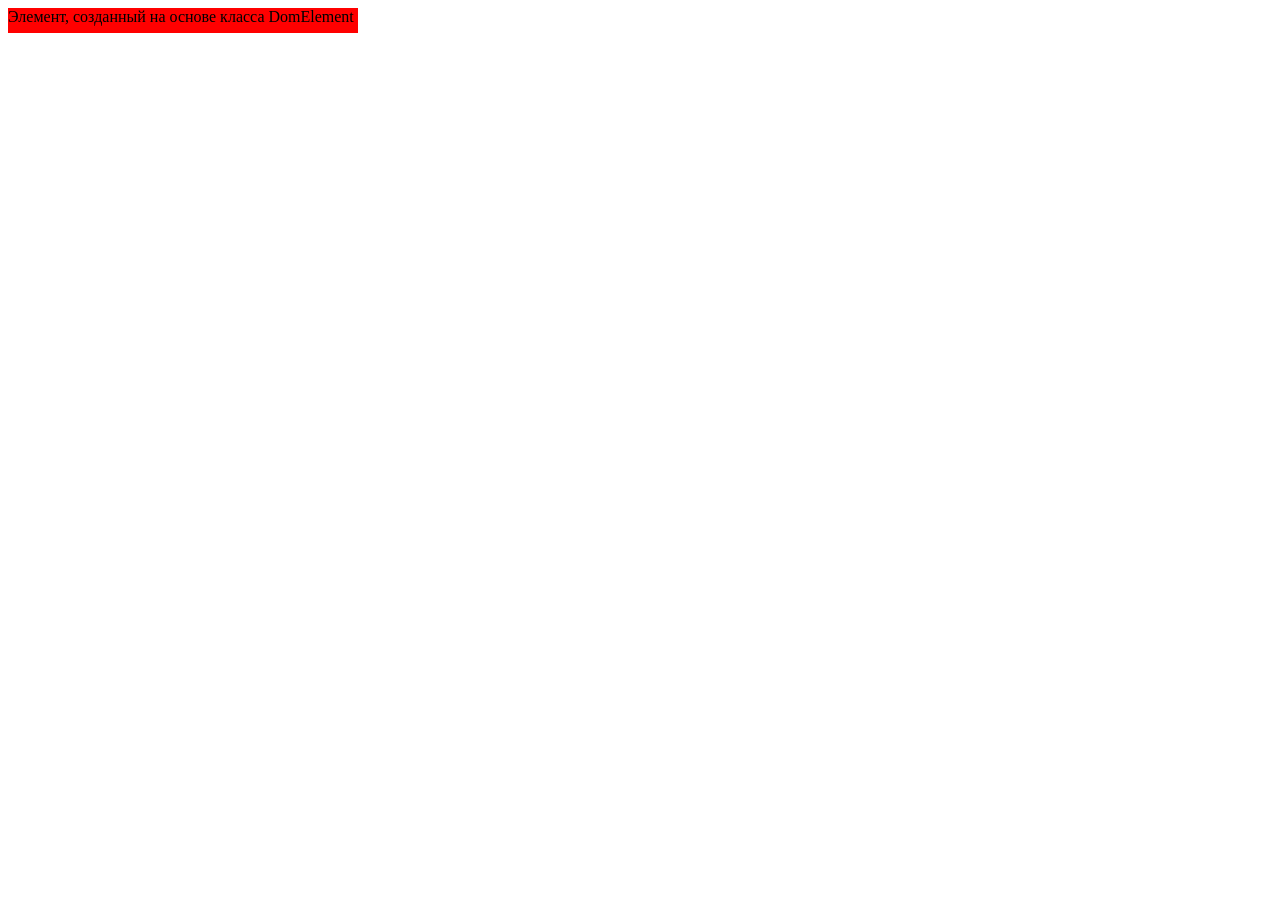
<file: index.html>
<!DOCTYPE html>
<html lang="en">
<head>
    <meta charset="UTF-8">
    <meta name="viewport" content="width=device-width, initial-scale=1.0">
    <meta http-equiv="X-UA-Compatible" content="ie=edge">
    <title>Document</title>
</head>
<body>
 
<script src='script.js' charset='utf-8'></script>
</body>
</html>
</file>
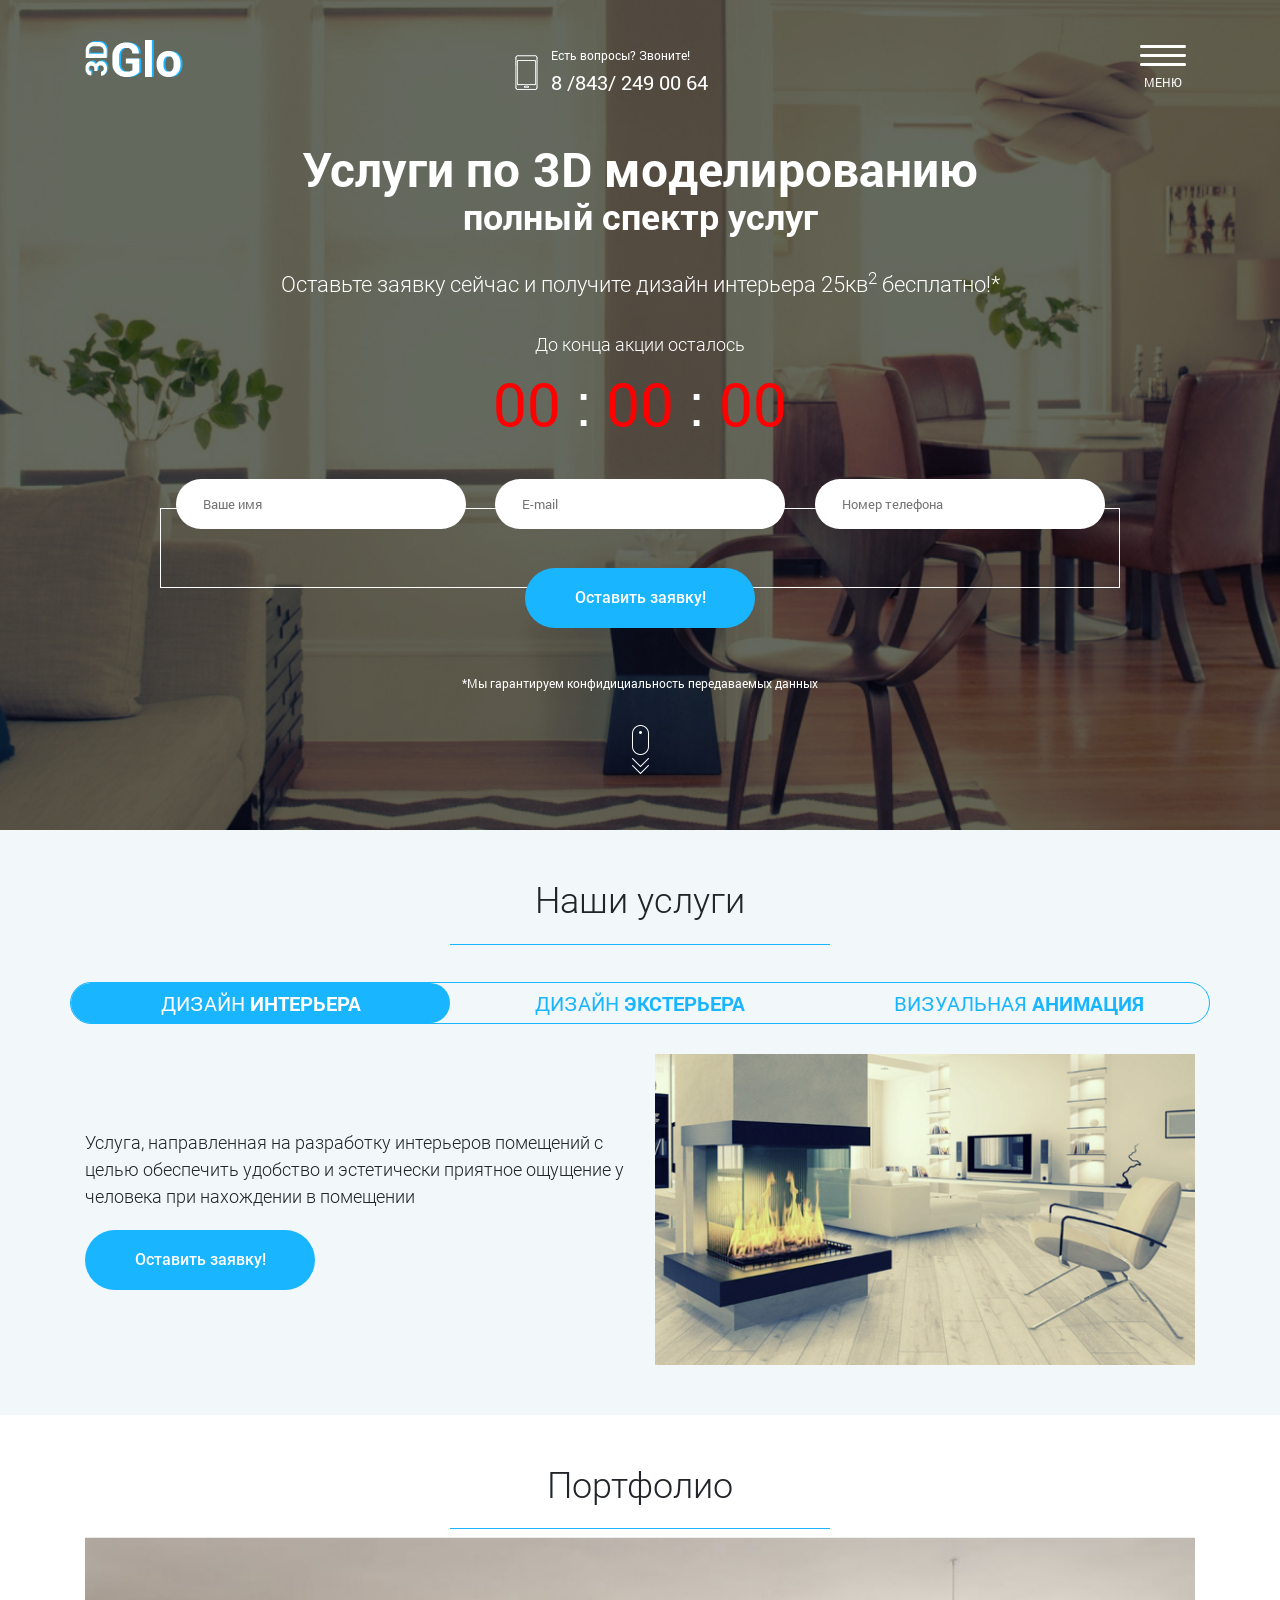
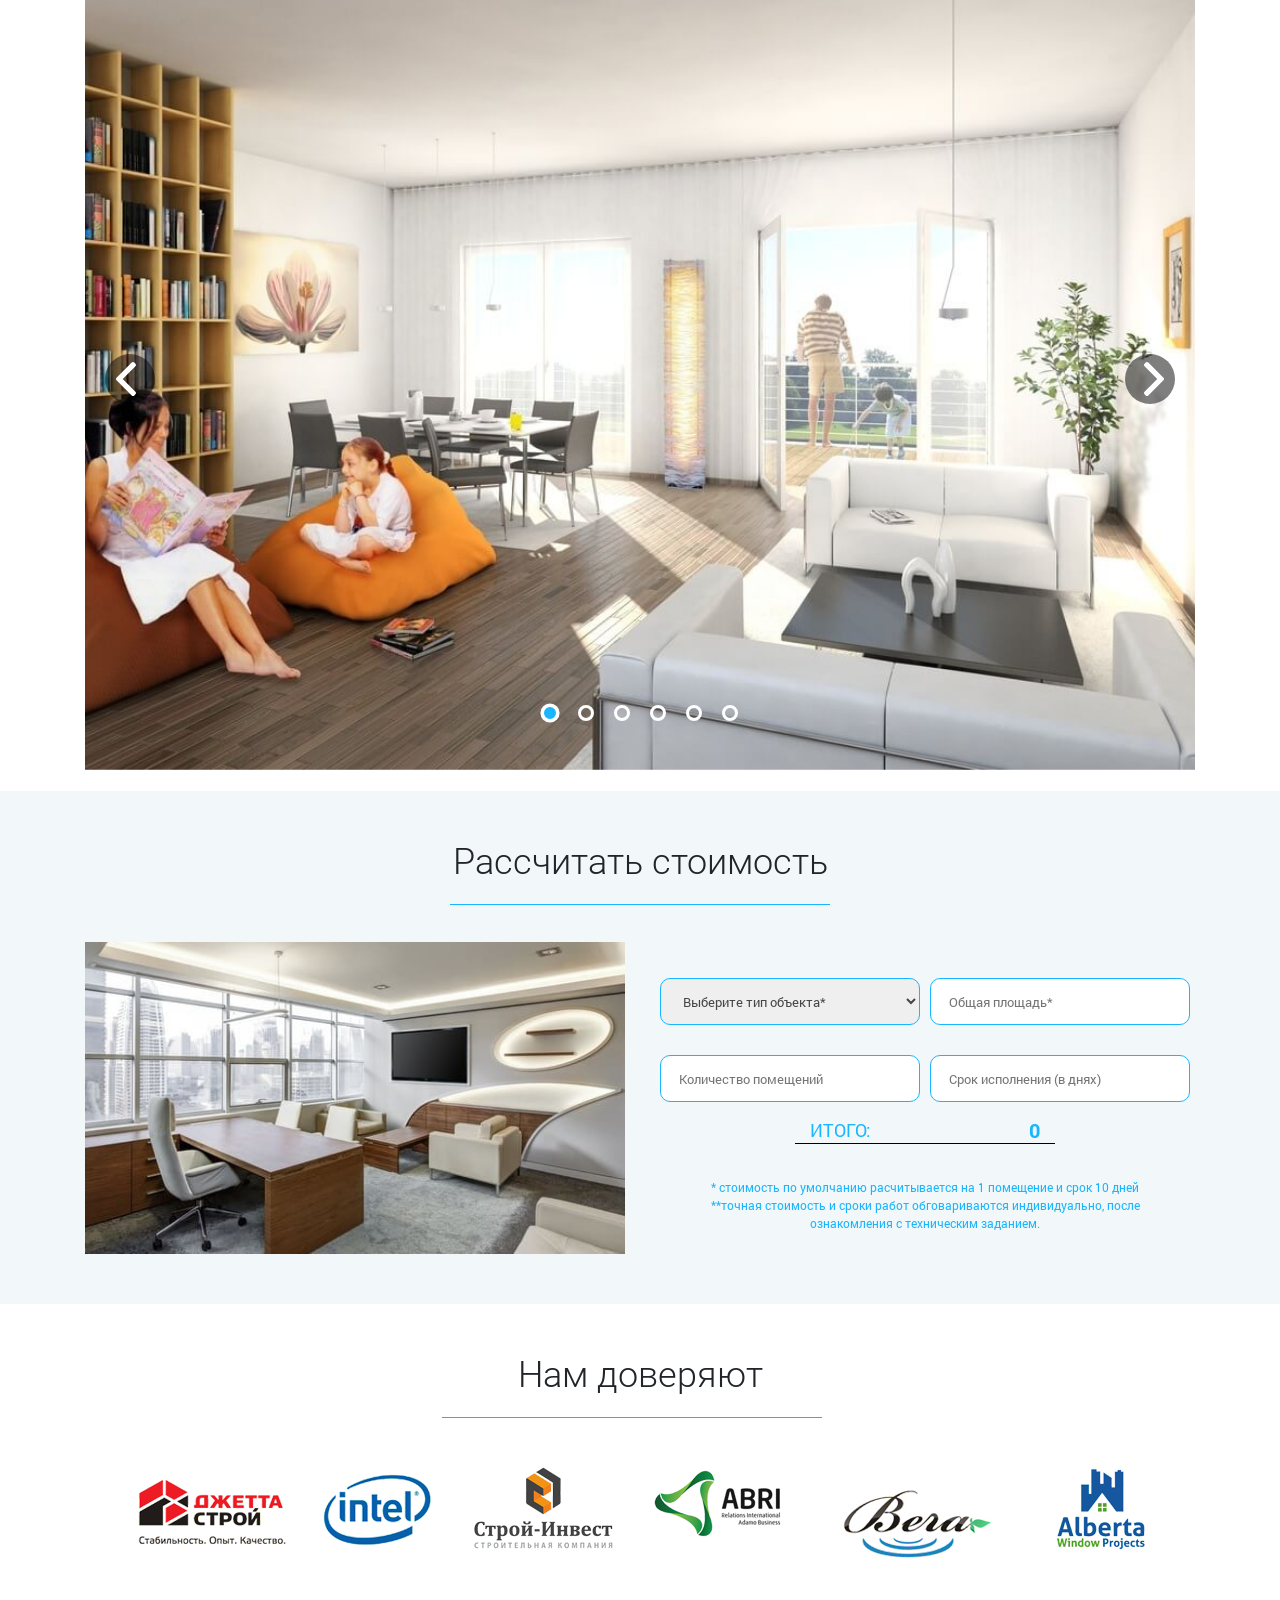
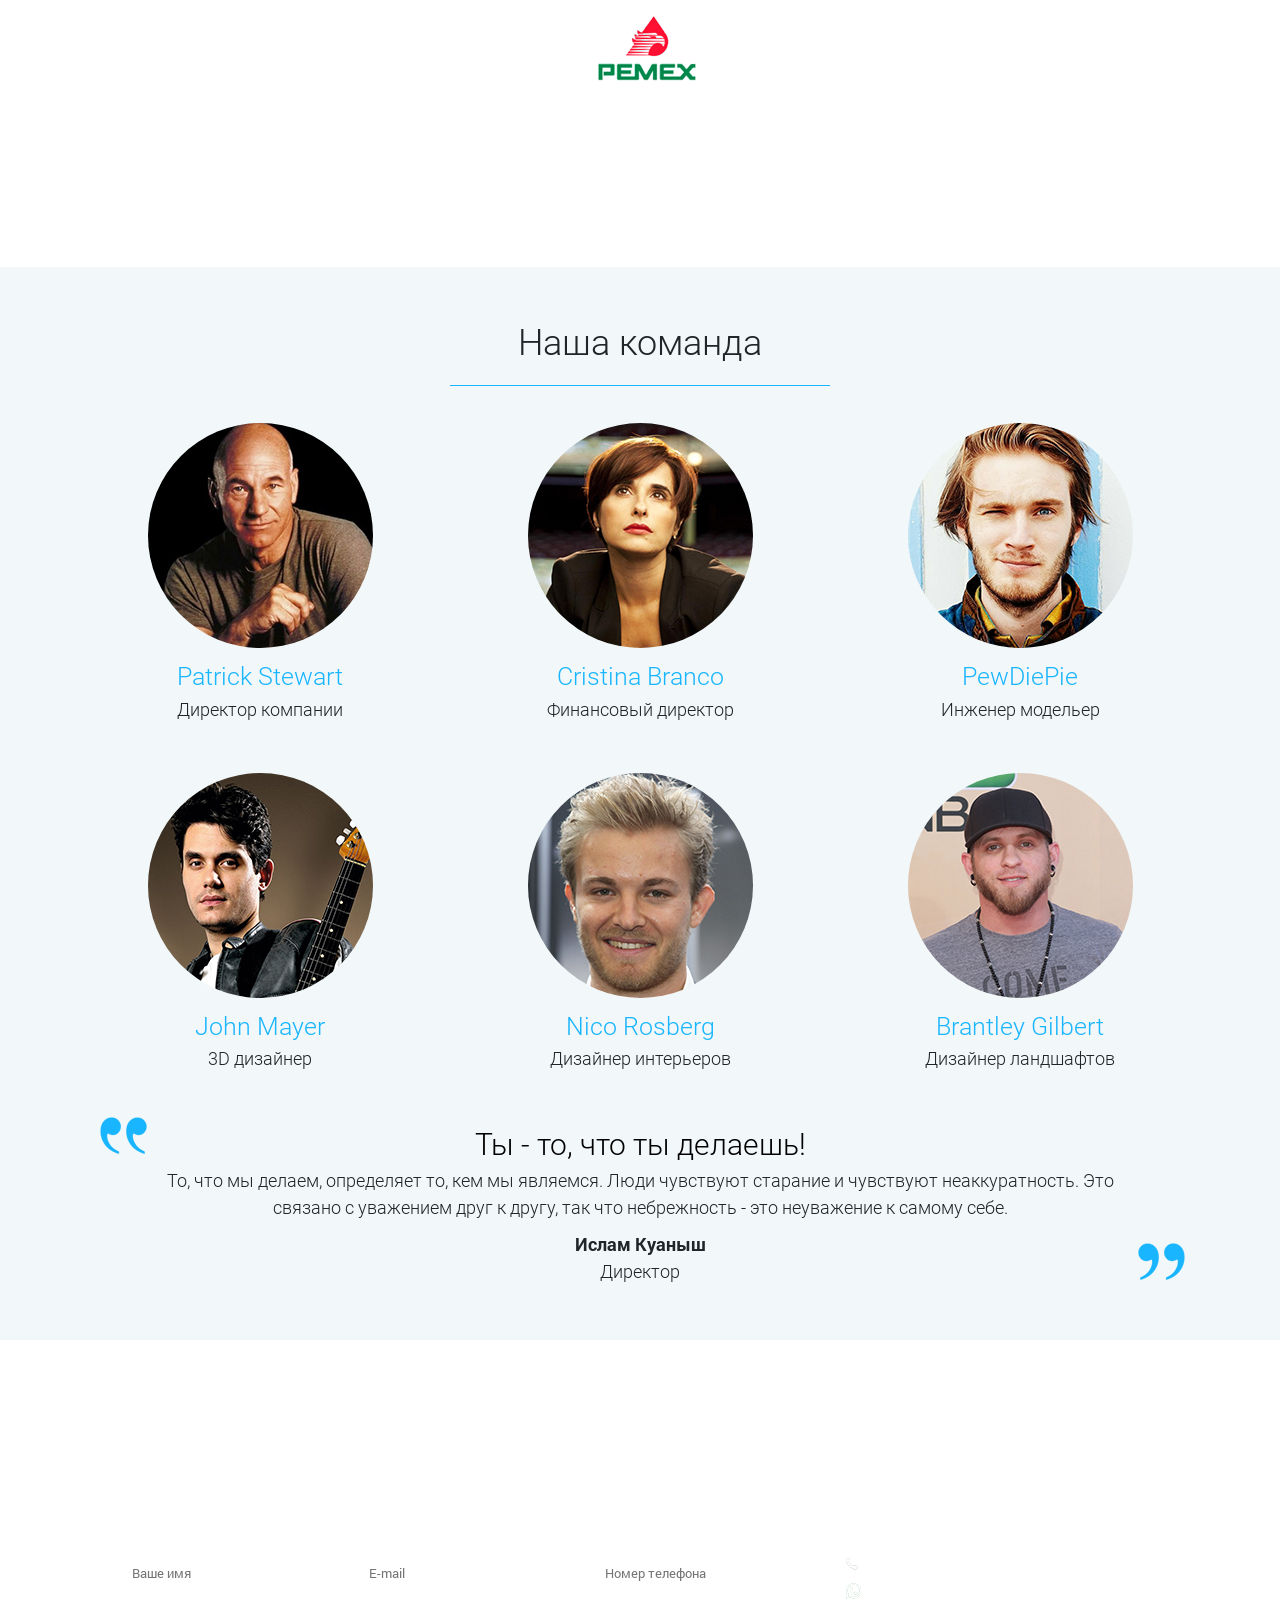
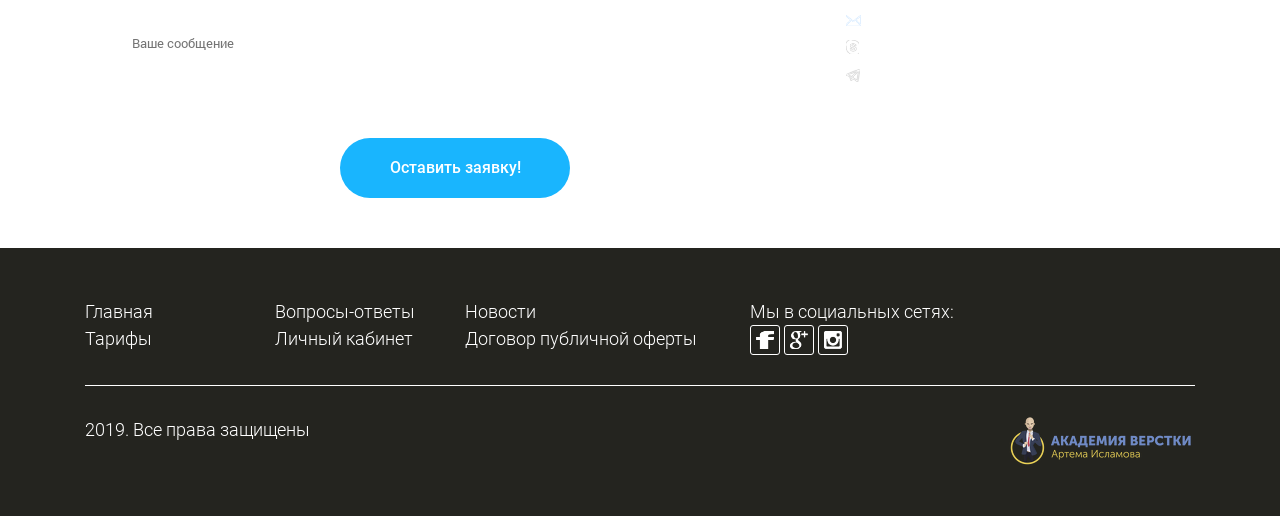
<file: 3dglo/index.html>
<!DOCTYPE html>
<html lang="ru">

<head>
    <meta charset="UTF-8">
    <meta http-equiv="X-UA-Compatible" content="IE=edge">
    <meta name="viewport" content="width=device-width, initial-scale=1">
    <title>Услуги по 3D моделированию</title>
    <link rel="stylesheet" href="https://stackpath.bootstrapcdn.com/bootstrap/4.3.1/css/bootstrap.min.css"
        integrity="sha384-ggOyR0iXCbMQv3Xipma34MD+dH/1fQ784/j6cY/iJTQUOhcWr7x9JvoRxT2MZw1T" crossorigin="anonymous">
    <link rel="stylesheet" href="./css/style.min.css">
    <link rel="apple-touch-icon" sizes="180x180" href="./images/favicon/apple-touch-icon.png">
    <link rel="icon" type="image/png" sizes="32x32" href="./images/favicon/favicon-32x32.png">
    <link rel="icon" type="image/png" sizes="16x16" href="./images/favicon/favicon-16x16.png">
    <link rel="manifest" href="./images/favicon/site.webmanifest">
    <link rel="mask-icon" href="./images/favicon/safari-pinned-tab.svg" color="#5bbad5">
    <meta name="msapplication-TileColor" content="#b91d47">
    <meta name="theme-color" content="#ffffff">
</head>

<body>

    <main>
        <header>
            <div class="container">
                <div class="row justify-content-between main-header">
                    <div class="col-md-2 col-sm-4 col-4">
                        <div class="logo">
                            <img class="logo-img" src="images/3dglo.png" alt="...">

                        </div>
                    </div>
                    <div class="col-md-4 col-md-offset-6 col-sm-4 col-sm-offset-2 col-5 col-offset-0">
                        <div class="media phone-media">
                            <div class="media-left media-middle">
                                <img class="media-object" src="images/phone.svg" alt="...">
                            </div>
                            <div class="media-body">
                                <small>Есть вопросы? Звоните!</small>
                                <p class="phone">8 /843/ 249 00 64</p>
                            </div>
                        </div>

                    </div>
                    <div class="col-md-1 col-sm-2 col-3">
                        <div class="menu">
                            <img src="images/menu.svg" alt=""><br>
                            <small>Меню</small>
                        </div>
                    </div>
                </div>
            </div>
        </header>

        <h1>Услуги по 3D моделированию</h1>
        <h2>полный спектр услуг</h2>
        <div class="timer">
            <div class="timer-title">Оставьте заявку сейчас и получите дизайн интерьера 25кв<sup>2</sup> бесплатно!*
            </div>
            <div class="timer-action">
                До конца акции осталось
            </div>
            <div class="timer-numbers" id="timer">
                <span id="timer-hours">19</span>
                <span>:</span>
                <span id="timer-minutes">45</span>
                <span>:</span>
                <span id="timer-seconds">12</span>
            </div>
        </div>
        <form id="form1" name="user_form" class="main-form">
            <div class="main-form-input container">
                <div class="row">
                    <div class="col-12 col-lg-4">
                        <input type="text" class="form-name" id="form1-name" name="user_name" placeholder="Ваше имя"
                            id="name1" required>
                    </div>
                    <div class="col-12 col-lg-4">
                        <input type="email" class="form-email" id="form1-email" name="user_email" placeholder="E-mail">
                    </div>
                    <div class="col-12 col-lg-4">
                        <input type="tel" class="form-phone" id="form1-phone" name="user_phone"
                            placeholder="Номер телефона" required>
                    </div>
                </div>
            </div>
            <div class="container">
                <div class="row justify-content-center">
                    <button class="btn form-btn" type="submit">Оставить заявку!</button>
                </div>
            </div>
        </form>
        <small>*Мы гарантируем конфидициальность передаваемых данных</small>
        <br>
        <a href="#service-block"><img src="images/scroll.svg" alt=""></a>
    </main>


    <menu>
        <a class="close-btn" href="#close">&times;</a>
        <ul>
            <li><a href="#service-block">Наши услуги</a></li>
            <li><a href="#portfolio">Портфолио</a></li>
            <li><a href="#calc">Калькулятор стоимости</a></li>
            <li><a href="#command">Наша команда</a></li>
            <li><a href="#connect">Остались вопросы?</a></li>
        </ul>
    </menu>


    <div id="service-block" class="service">
        <div class="container">
            <h2>Наши услуги</h2>
            <div class="underline"></div>
            <div class="row service-header">
                <div class="col-12 col-lg-4 service-header-tab active">Дизайн <span>интерьера</span></div>
                <div class="col-12 col-lg-4 service-header-tab">Дизайн <span>экстерьера</span></div>
                <div class="col-12 col-lg-4 service-header-tab">Визуальная <span>анимация</span></div>
            </div>

            <div class="service-tab row">
                <div class="service-outer col-md-6 col-sm-6 col-12">
                    <div class="service-inner">
                        <div class="service-text">
                            <p>Услуга, направленная на разработку интерьеров помещений с целью обеспечить удобство и
                                эстетически приятное ощущение у человека при нахождении в помещении</p>
                            <button class="btn form-btn popup-btn">Оставить заявку!</button>
                        </div>
                    </div>
                </div>
                <div class="col-md-6 col-sm-6">
                    <img src="images/service/service-1.png" alt="">
                </div>
            </div>


            <div class="service-tab row d-none">
                <div class="col-md-6 col-sm-6">
                    <img src="images/service/service-2.png" alt="">
                </div>
                <div class="service-outer col-md-6 col-sm-6 col-12">
                    <div class="service-inner">
                        <p>Услуга, направленная на разработку дизайна прилегающих элементов зданий, а также дизайн самих
                            зданий, позволяющая обеспечить удобство людей при нахождении на территории</p>
                        <button class="btn form-btn popup-btn">Оставить заявку!</button>

                    </div>
                </div>

            </div>


            <div class="service-tab row d-none">
                <div class="service-outer col-md-6 col-sm-6 col-12">
                    <div class="service-inner">
                        <p>Услуга, направленная на разработку дизайна с анимацией, дизайн интерьера и экстерьера</p>
                        <button class="btn form-btn popup-btn">Оставить заявку!</button>

                    </div>
                </div>
                <div class="col-md-6 col-sm-6">
                    <img src="images/service/service-3.png" alt="">
                </div>
            </div>


        </div>
    </div>

    <div id="portfolio" class="portfolio">
        <div class="container">
            <h2>Портфолио</h2>
            <div class="underline"></div>
            <ul class="portfolio-content" id="all-progects">
                <li class="portfolio-item portfolio-item-active"><img src="images/portfilio/portfolio-01.jpg"
                        alt="portfolio"></li>
                <li class="portfolio-item"><img src="images/portfilio/portfolio-04.jpg" alt="portfolio"></li>
                <li class="portfolio-item"><img src="images/portfilio/portfolio-06.jpg" alt="portfolio"></li>
                <li class="portfolio-item"><img src="images/portfilio/portfolio-07.jpg" alt="portfolio"></li>
                <li class="portfolio-item"><img src="images/portfilio/portfolio-08.jpg" alt="portfolio"></li>
                <li class="portfolio-item"><img src="images/portfilio/portfolio-10.jpg" alt="portfolio"></li>
                <a href="#" class="portfolio-btn prev" id="arrow-left"></a>
                <a href="#" class="portfolio-btn next" id="arrow-right"></a>
                <ul class="portfolio-dots">
                    <li class="dot dot-active"></li>
                    <li class="dot"></li>
                    <li class="dot"></li>
                    <li class="dot"></li>
                    <li class="dot"></li>
                    <li class="dot"></li>
                </ul>
            </ul>
        </div>
    </div>

    <div id="calc" class="calc">
        <div class="container">
            <h2>Рассчитать стоимость</h2>
            <div class="underline"></div>
            <div class="row">
                <div class="col-lg-6 d-none d-lg-block flex">
                    <img src="images/calc.jpg" alt="">
                </div>
                <div class="col-lg-6 col-12 flex">
                    <div class="calc-block">
                        <select class="calc-item calc-type" required>
                            <option class="calc-option-title" value="">Выберите тип объекта*</option>
                            <option value="1">Интерьер Квартиры</option>
                            <option value="1.4">Интерьер Частного дома</option>
                            <option value="2">Интерьер Офиса</option>
                        </select>
                        <input type="number" min="1" step="1" class="calc-item calc-square"
                            placeholder="Общая площадь*">
                        <input type="number" min="1" step="1" class="calc-item calc-count"
                            placeholder="Количество помещений">
                        <input type="number" min="1" step="1" class="calc-item calc-day"
                            placeholder="Срок исполнения (в днях)">
                        <div class="calc-total">ИТОГО: <span id="total">0</span></div>
                        <div class="calc-mini">* стоимость по умолчанию расчитывается на 1 помещение и срок 10 дней <br>
                            **точная стоимость и сроки работ обговариваются индивидуально, после
                            ознакомления с техническим заданием.
                        </div>
                    </div>

                </div>
            </div>
        </div>
    </div>

    <div id="companies" class="companies">
        <div class="container">
            <h2>Нам доверяют</h2>
            <div class="underline"></div>
               
            <div class="companies-hor">
                <div class="companies-hor-item"><img src="images/companies/companies-1.png" alt=""></div>
                <div class="companies-hor-item"><img src="images/companies/companies-2.png" alt=""></div>
                <div class="companies-hor-item"><img src="images/companies/companies-3.png" alt=""></div>
                <div class="companies-hor-item"><img src="images/companies/companies-4.png" alt=""></div>
                <div class="companies-hor-item"><img src="images/companies/companies-5.png" alt=""></div>
                <div class="companies-hor-item"><img src="images/companies/companies-6.png" alt=""></div>
                <div class="companies-hor-item"><img src="images/companies/companies-7.png" alt=""></div>
            </div>

        </div>
    </div>

    <div id="command" class="command">
        <div class="container">
            <h2>Наша команда</h2>
            <div class="underline"></div>
            <div class="row">
                <div class="col-md-4 col-sm-6 col-12">
                    <img class="command__photo" src="images/command/command-1.jpg"
                        data-img="images/command/command-1a.jpg" alt="">
                    <div class="description">Patrick Stewart</div>
                    <p>Директор компании</p>
                </div>
                <div class="col-md-4 col-sm-6 col-12">
                    <img class="command__photo" src="images/command/command-2.jpg"
                        data-img="images/command/command-2a.jpg" alt="">
                    <div class="description">Cristina Branco</div>
                    <p>Финансовый директор</p>
                </div>
                <div class="col-md-4 col-sm-6 col-12">
                    <img class="command__photo" src="images/command/command-3.jpg"
                        data-img="images/command/command-3a.jpg" alt="">
                    <div class="description">PewDiePie</div>
                    <p>Инженер модельер</p>
                </div>
                <div class="col-md-4 col-sm-6 col-12">
                    <img class="command__photo" src="images/command/command-4.jpg"
                        data-img="images/command/command-4a.jpg" alt="">
                    <div class="description">John Mayer</div>
                    <p>3D дизайнер</p>
                </div>
                <div class="col-md-4 col-sm-6 col-12">
                    <img class="command__photo" src="images/command/command-5.jpg"
                        data-img="images/command/command-5a.jpg" alt="">
                    <div class="description">Nico Rosberg</div>
                    <p>Дизайнер интерьеров</p>
                </div>
                <div class="col-md-4 col-sm-6 col-12">
                    <img class="command__photo" src="images/command/command-6.jpg"
                        data-img="images/command/command-6a.jpg" alt="">
                    <div class="description">Brantley Gilbert</div>
                    <p>Дизайнер ландшафтов</p>
                </div>
            </div>
            <div class="quote">
                <img class="cov-left" src="images/command/cov-1.png" alt="">
                <div class="description">Ты - то, что ты делаешь!</div>
                <p>То, что мы делаем, определяет то, кем мы являемся. Люди чувствуют старание и чувствуют
                    неаккуратность.
                    Это<br> связано с уважением друг к другу, так что небрежность - это неуважение к самому себе.</p>
                <span>Ислам Куаныш</span>
                <p>Директор</p>
                <img class="cov-right" src="images/command/cov-2.png" alt="">
            </div>
        </div>
    </div>

    <div id="connect" class="connect">
        <div class="container">
            <h2>Остались вопросы?</h2>
            <div class="underline"></div>
            <div class="description">Задайте их в форме ниже и наши специалисты свяжуться с Вами!</div>
            <div class="row">
                <div class="col-md-8 col-sm-8 col-12">
                    <form id="form2" name="user_form" class="footer-form">
                        <div class="footer-form-input">
                            <div class="row">
                                <div class="col-md-4 col-md-offset-0 col-sm-12 col-sm-offset-0">
                                    <input class="top-form" id="form2-name" type="text" name="user_name"
                                        placeholder="Ваше имя" id="name2" required>
                                </div>
                                <div class="col-md-4 col-md-offset-0 col-sm-12 col-sm-offset-0">
                                    <input class="top-form form-email" id="form2-email" type="email" name="user_email"
                                        placeholder="E-mail">
                                </div>
                                <div class="col-md-4 col-md-offset-0 col-sm-12 col-sm-offset-0">
                                    <input class="top-form form-phone" id="form2-phone" type="tel" name="user_phone"
                                        placeholder="Номер телефона" required>
                                </div>
                                <div class="col-md-12 col-sm-12 col-12">
                                    <input class="mess" id="form2-message" name="user_message"
                                        placeholder="Ваше сообщение">
                                </div>
                            </div>
                        </div>

                        <div class="justify-content-center">
                            <div>
                                <button class="btn form-btn" type="submit">Оставить заявку!</button>
                            </div>
                        </div>
                    </form>
                </div>

                <div class="col-md-4 col-sm-4 col-12">
                    <div class="connect-adress">
                        <img src="images/connect/phone.svg" alt="">
                        <p>+ 7 843 249 00 64</p>
                    </div>
                    <div class="connect-adress">
                        <img src="images/connect/whatsapp.svg" alt="">
                        <p>+ 7 843 249 00 64</p>
                    </div>
                    <div class="connect-adress">
                        <img src="images/connect/letter.svg" alt="">
                        <p>manager@glo-academy.ru</p>
                    </div>
                    <div class="connect-adress">
                        <img src="images/connect/skype.svg" alt="">
                        <p>skype: glo-academy</p>
                    </div>
                    <div class="connect-adress">
                        <img src="images/connect/tele.svg" alt="">
                        <p>telegram: glo-academy</p>
                    </div>
                    <p>График работы: с 9-00 до 18-00. Пн.-Пт.</p>
                </div>
            </div>
        </div>
    </div>

    <footer>
        <div class="container">
            <div class="row">
                <div class="col-md-2 col-sm-2 col-12">
                    <a href="#">Главная</a><br>
                    <a href="#">Тарифы</a><br>
                </div>
                <div class="col-md-2 col-sm-3 col-12">
                    <a href="#">Вопросы-ответы</a><br>
                    <a href="#">Личный кабинет</a><br>
                </div>
                <div class="col-md-3 col-sm-4 col-12">
                    <a href="#">Новости</a><br>
                    <a href="#">Договор публичной оферты</a><br>
                </div>
                <div class="col-md-3 col-md-offset-2 col-sm-3 col-sm-offset-0 col-12 col-offset-0">
                    <p>Мы в социальных сетях:</p>
                    <a href=""><img src="images/footer/face.svg" alt=""></a>
                    <a href=""><img src="images/footer/google.svg" alt=""></a>
                    <a href=""><img src="images/footer/insta.svg" alt=""></a>
                </div>
            </div>
            <div class="line"></div>
            <div class="row">
                <div class="col-md-6 col-sm-6 col-12">
                    <p>2019. Все права защищены</p>
                </div>
                <div class="col-md-6 col-sm-6 col-12 web">
                    <img src="./images/footer/academy.png" alt="">
                </div>
            </div>
        </div>
    </footer>

    <div class="popup">
        <div class="popup-content">
            <button class="popup-close">&times;</button>
            <div class="main-form">
                <h3>Введите свои данные для связи с нами!</h3>
                <form id="form3" name="user_form">
                    <div>
                        <input type="text" class="form-name" id="form3-name" name="user_name" placeholder="Ваше имя"
                            required>
                    </div>
                    <div>
                        <input type="tel" class="form-phone" id="form3-phone" name="user_phone"
                            placeholder="Ваш номер телефона" required>
                    </div>
                    <div>
                        <input type="email" class="form-email" id="form3-email" name="user_email"
                            placeholder="Ваш E-mail">
                    </div>
                    <button class="btn form-btn" type="submit">Оставить заявку!</button>
                </form>
            </div>
        </div>
    </div>

<script src="./script/script.js"></script>
</body>

</html>
</file>
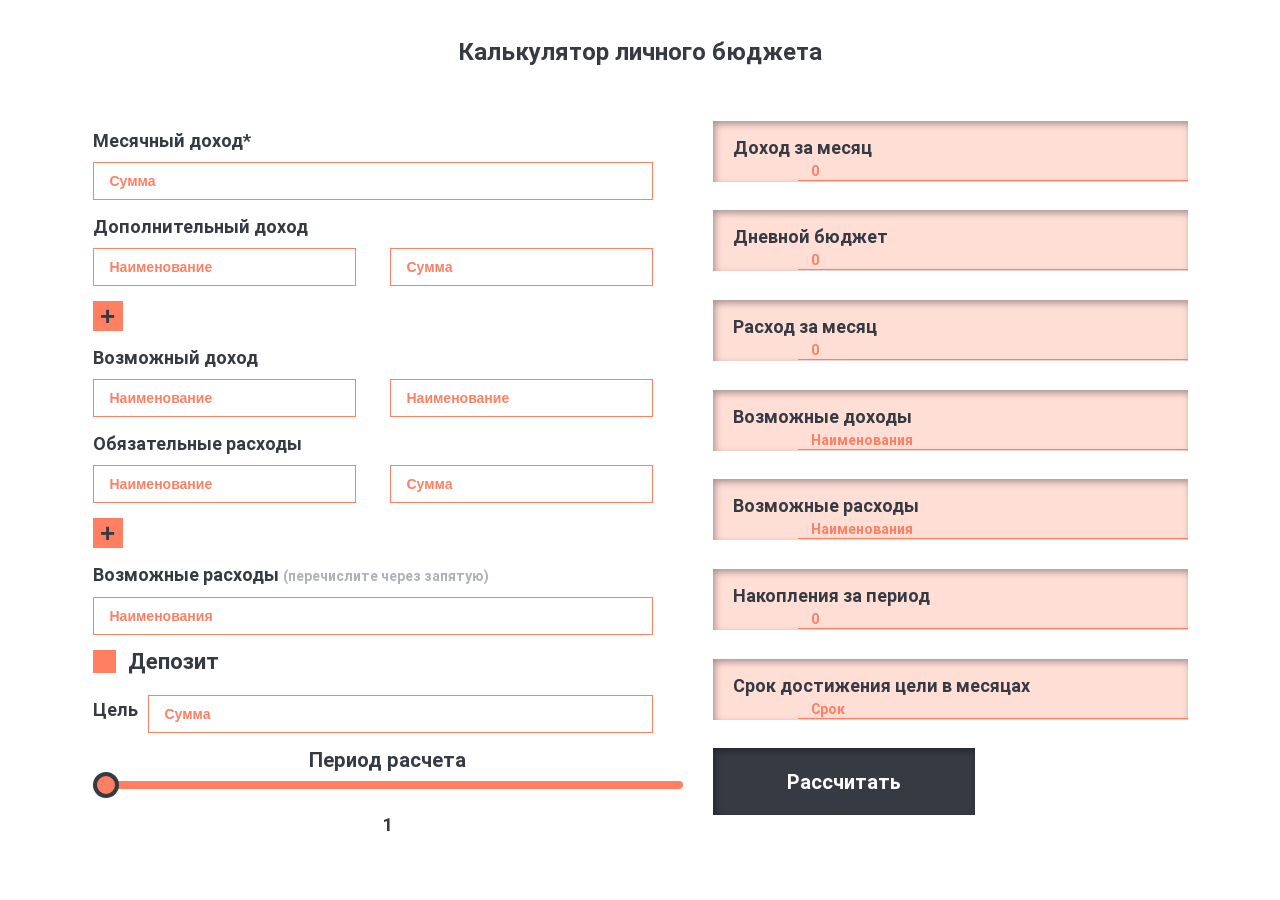
<file: budget_app/index.html>
<!doctype html>
<html lang="pl">
<head>
    <meta charset="UTF-8">
    <meta name="viewport"
          content="width=device-width, user-scalable=no, initial-scale=1.0, maximum-scale=1.0, minimum-scale=1.0">
    <meta http-equiv="X-UA-Compatible" content="ie=edge">
    <link rel="preload" href="./font/Roboto-Bold.woff2" as="font" type="font/woff2" crossorigin>
    <link rel="stylesheet" href="./css/style.min.css">

    <title>Document</title>
</head>
<body>
<h1>Калькулятор личного бюджета</h1>
<section class="main">

    <div class="calc">

        <div class="data">
            <div class="salary">
                <div class="salary-title title">Месячный доход*</div>
                <input type="text" class="salary-amount" placeholder="Сумма">
            </div>

            <div class="income">
                <div class="income-title title">Дополнительный доход</div>
                <div class="income-items">
                    <input type="text" class="income-title" placeholder="Наименование">
                    <input type="text" class="income-amount" placeholder="Сумма">
                </div>

                <button class="btn_plus income_add">+</button>
            </div>

            <div class="additional_income">
                <div class="additional_income-title title">Возможный доход</div>
                <input type="text" class="additional_income-item" placeholder="Наименование">
                <input type="text" class="additional_income-item" placeholder="Наименование">
            </div>

            <div class="expenses">
                <div class="expenses-title title">Обязательные расходы</div>
                <div class="expenses-items">
                    <input type="text" class="expenses-title" placeholder="Наименование">
                    <input type="text" class="expenses-amount" placeholder="Сумма">
                </div>

                <button class="btn_plus expenses_add">+</button>
            </div>
            <div class="additional_expenses">
                <div class="additional_expenses-title title">Возможные расходы <span>(перечислите через запятую)</span></div>
                <input type="text" class="additional_expenses-item" placeholder="Наименования">

            </div>

            <div class="deposit">
                <label class="deposit-label title">Депозит
                    <input id="deposit-check" type="checkbox">
                    <span class="deposit-checkmark"></span>
                </label>
                <select class="deposit-bank">
                    <option value="0">Процент</option>
                    <option value="0.03">Сбербанк</option>
                    <option value="0.05">Альфабанк</option>
                    <option value="0.09">Тинькофф</option>
                    <option value="other">Другой</option>
                </select>
                <div class="deposit-calc">
                    <input type="text" class="deposit-amount" placeholder="Сумма">
                    <input type="text" class="deposit-percent" placeholder="Процент">
                </div>
            </div>

            <div class="target">
                <span class="target-title title">Цель</span>
                <input type="text" class="target-amount" placeholder="Сумма">
            </div>

            <div class="period">
                <div class="title period-title">Период расчета</div>
                <input class="period-select" type="range" step="1" min="1" max="12" value="1">
                <div class="title period-amount">1</div>
            </div>

        </div>

        <div class="result">
            <div class="result-budget_month">
                <span class="title">Доход за месяц</span>
                <input type="text" class="result-total budget_month-value" placeholder="0" disabled>
            </div>
            <div class="result-budget_day">
                <span class="title">Дневной бюджет</span>
                <input type="text" class="result-total budget_day-value" placeholder="0">
            </div>

            <div class="result-expenses_month">
                <span class="title">Расход за месяц</span>
                <input type="text" class="result-total expenses_month-value" placeholder="0" disabled>
            </div>
            <div class="result-additional_income">
                <span class="title">Возможные доходы</span>
                <input type="text" class="result-total additional_income-value" placeholder="Наименования" disabled>
            </div>
            <div class="result-additional_expenses">
                <span class="title">Возможные расходы</span>
                <input type="text" class="result-total additional_expenses-value" placeholder="Наименования" disabled>
            </div>

            <div class="result-income_period">
                <span class="title">Накопления за период</span>
                <input type="text" class="result-total income_period-value" placeholder="0" disabled>
            </div>
            <div class="result-target_month">
                <span class="title">Срок достижения цели в месяцах</span>
                <input type="text" class="result-total target_month-value" placeholder="Срок" disabled>
            </div>
            <div class="control">
                <button id="start">Рассчитать</button>
                <button id="cancel">Сбросить</button>
            </div>
        </div>


    </div>


</section>
<!--<script src="./script/oop.js"></script>-->
<script src="./script/script.js"></script>
</body>
</html>
</file>
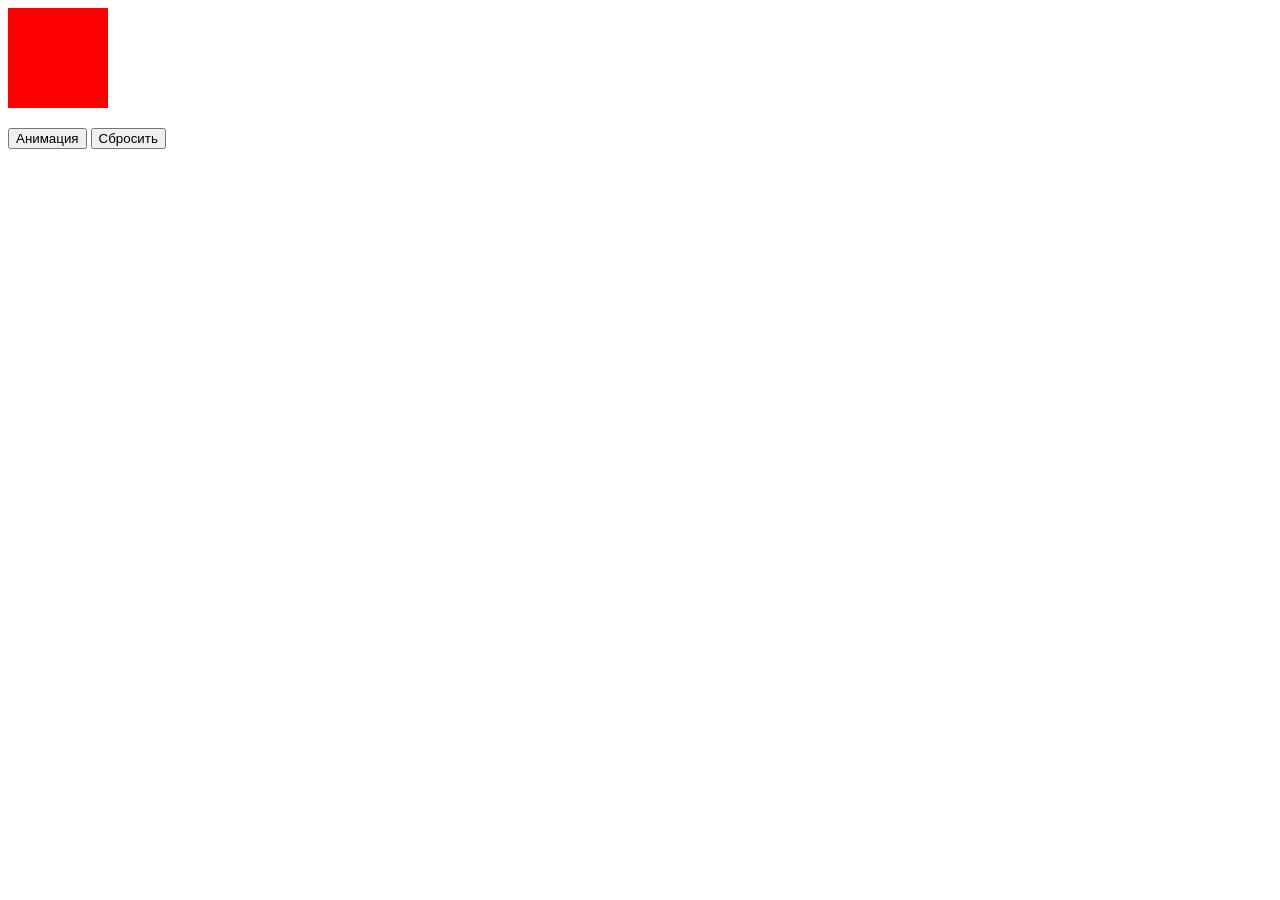
<file: extra_tasks/index.html>
<!DOCTYPE html>
<html lang="en">
<head>
    <meta charset="UTF-8">
    <meta name="viewport" content="width=device-width, initial-scale=1.0">
    <meta http-equiv="X-UA-Compatible" content="ie=edge">
    <title>Document</title>
    <style>
    .square {
        height: 100px;
        width: 100px;
        background: red;
        margin-bottom: 20px;
        position: relative;
    }
    </style>
</head>
<body>
    <div class='square'></div>
    <button class='startStop'>Анимация</button>
    <button class="reset">Сбросить</button>
<script src='script.js' charset='utf-8'></script>
</body>
</html>
</file>
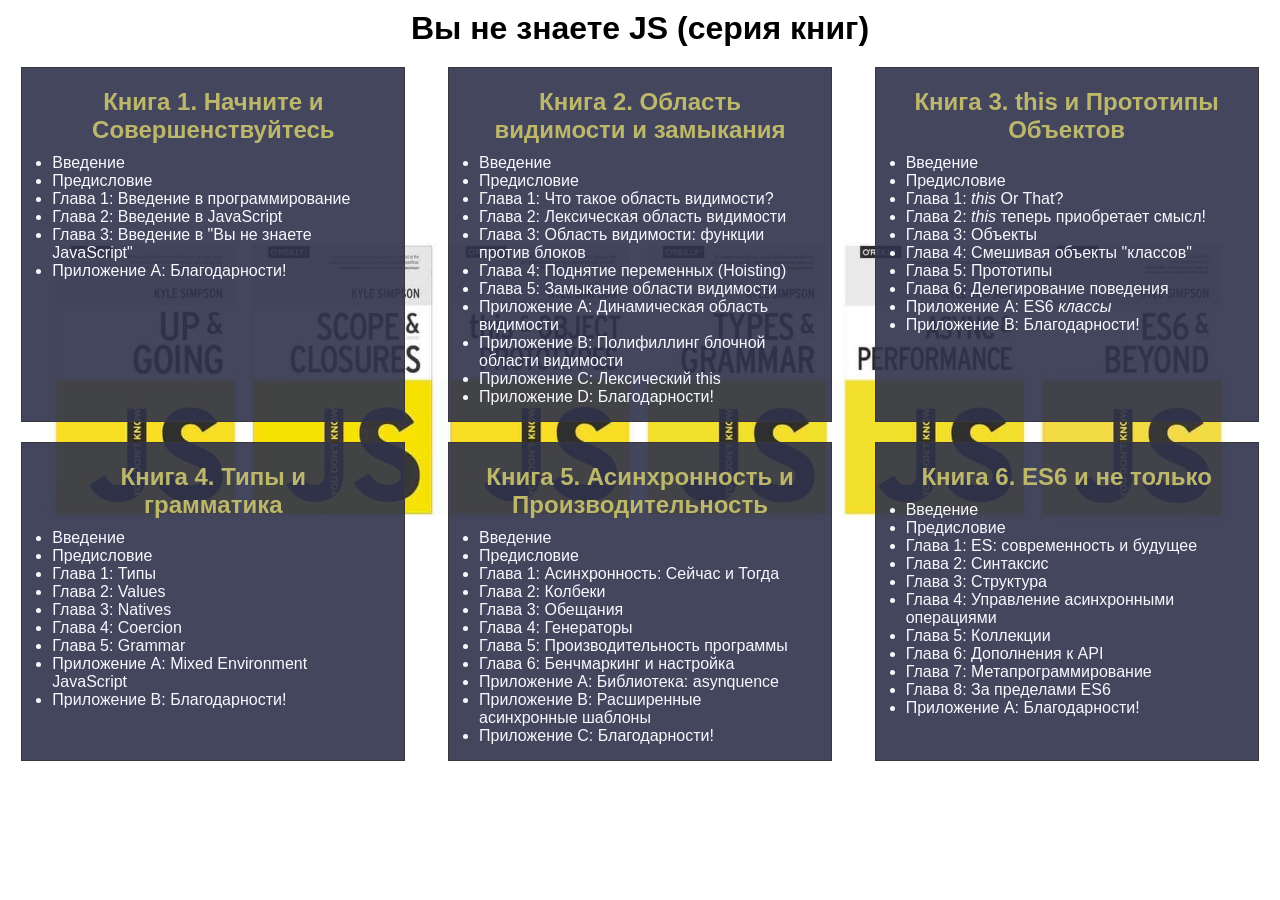
<file: you-dont-know-js/index.html>
<!doctype html>
<html lang="ru">
<head>
    <meta charset="UTF-8">
    <meta name="viewport"
          content="width=device-width, user-scalable=no, initial-scale=1.0, maximum-scale=1.0, minimum-scale=1.0">
    <meta http-equiv="X-UA-Compatible" content="ie=edge">
    <link rel="stylesheet" href="style.css">
    <title>You don't know js</title>
</head>
<body>
<h1>Вы не знаете JS (серия книг)</h1>
<aside class="books">
    <div class="book">
        <h2>
            <a href="https://github.com/azat-io/you-dont-know-js-ru/blob/master/scope%20%26%20closures/README.md#%D0%92%D1%8B-%D0%BD%D0%B5-%D0%B7%D0%BD%D0%B0%D0%B5%D1%82%D0%B5-js-%D0%9E%D0%B1%D0%BB%D0%B0%D1%81%D1%82%D1%8C-%D0%B2%D0%B8%D0%B4%D0%B8%D0%BC%D0%BE%D1%81%D1%82%D0%B8-%D0%B8-%D0%B7%D0%B0%D0%BC%D1%8B%D0%BA%D0%B0%D0%BD%D0%B8%D1%8F"
               target="_blank"> Книга 2. Область видимости и замыкания</a></h2>
        <ul>
            <li>Введение</li>
            <li>Предисловие</li>
            <li>Приложение C: Лексический this</li>
            <li>Глава 1: Что такое область видимости?</li>
            <li>Глава 4: Поднятие переменных (Hoisting)</li>
            <li>Глава 5: Замыкание области видимости</li>
            <li>Глава 2: Лексическая область видимости</li>
            <li>Приложение A: Динамическая область видимости</li>
            <li>Глава 3: Область видимости: функции против блоков</li>
            <li>Приложение B: Полифиллинг блочной области видимости</li>
            <li>Приложение D: Благодарности!</li>
        </ul>
    </div>
    <div class="book">
        <h2>
            <a href="https://github.com/azat-io/you-dont-know-js-ru/blob/master/up%20%26%20going/README.md#%D0%92%D1%8B-%D0%BD%D0%B5-%D0%B7%D0%BD%D0%B0%D0%B5%D1%82%D0%B5-js-%D0%9D%D0%B0%D1%87%D0%BD%D0%B8%D1%82%D0%B5-%D0%B8-%D0%A1%D0%BE%D0%B2%D0%B5%D1%80%D1%88%D0%B5%D0%BD%D1%81%D1%82%D0%B2%D1%83%D0%B9%D1%82%D0%B5%D1%81%D1%8C"
               target="_blank">Книга 1. Начните и Совершенствуйтесь</a></h2>
        <ul>
            <li class="chapter">Введение</li>
            <li class="chapter">Предисловие</li>
            <li class="chapter">Глава 1: Введение в программирование</li>
            <li class="chapter">Глава 2: Введение в JavaScript</li>
            <li class="chapter">Глава 3: Введение в "Вы не знаете JavaScript"</li>
            <li class="chapter">Приложение A: Благодарности!</li>
        </ul>
    </div>
    <div class="book">
        <h2>
            <a href="https://github.com/azat-io/you-dont-know-js-ru/blob/master/es6%20%26%20beyond/README.md#you-dont-know-js-es6--beyond"
               target="_blank">Книга 6. ES6 и не только</a></h2>
        <ul>
            <li>Введение</li>
            <li>Предисловие</li>
            <li>Глава 1: ES: современность и будущее</li>
            <li>Глава 2: Синтаксис</li>
            <li>Глава 3: Структура</li>
            <li>Глава 4: Управление асинхронными операциями</li>
            <li>Глава 5: Коллекции</li>
            <li>Глава 6: Дополнения к API</li>
            <li>Глава 7: Метапрограммирование</li>
            <li>Приложение A: Благодарности!</li>
        </ul>
    </div>
    <div class="book">
        <h2>
            <a href="https://github.com/azat-io/you-dont-know-js-ru/blob/master/types%20%26%20grammar/README.md#you-dont-know-js-types--grammar"
               target="_blank">Книга 4. Типы и грамматика</a></h2>
        <ul>
            <li>Введение</li>
            <li>Предисловие</li>
            <li>Глава 1: Типы</li>
            <li>Глава 2: Values</li>
            <li>Глава 3: Natives</li>
            <li>Глава 4: Coercion</li>
            <li>Глава 5: Grammar</li>
            <li>Приложение A: Mixed Environment JavaScript</li>
            <li>Приложение B: Благодарности!</li>
        </ul>
    </div>
    <div class="book">
        <h2>
            <a href="https://github.com/azat-io/you-dont-know-js-ru/blob/master/this%20%26%20object%20prototypes/README.md#you-dont-know-js-this--object-prototypes"
               target="_blank">Книга 3. this и Пропопипы Объектов</a></h2>
        <ul>
            <li>Введение</li>
            <li>Предисловие</li>
            <li>Глава 1: <em>this</em> Or That?</li>
            <li>Глава 2: <em>this</em> теперь приобретает смысл!</li>
            <li>Глава 3: Объекты</li>
            <li>Глава 4: Смешивая объекты "классов"</li>
            <li>Глава 5: Прототипы</li>
            <li>Глава 6: Делегирование поведения</li>
            <li>Приложение A: ES6 <em>классы</em></li>
            <li>Приложение B: Благодарности!</li>
        </ul>
    </div>
    <div class="book">
        <h2>
            <a href="https://github.com/azat-io/you-dont-know-js-ru/blob/master/async%20%26%20performance/README.md#you-dont-know-js-async--performance"
               target="_blank">Книга 5. Асинхронность и Производительность</a></h2>
        <ul>
            <li>Введение</li>
            <li>Предисловие</li>
            <li>Глава 4: Генераторы</li>
            <li>Глава 2: Колбеки</li>
            <li>Глава 3: Обещания</li>
            <li>Приложение A: Библиотека: asynquence</li>
            <li>Глава 5: Производительность программы</li>
            <li>Глава 6: Бенчмаркинг и настройка</li>
            <li>Приложение B: Расширенные асинхронные шаблоны</li>
            <li>Глава 1: Асинхронность: Сейчас и Тогда</li>
            <li>Приложение C: Благодарности!</li>
        </ul>
    </div>
</aside>


<div class="adv">
    <span>Купи google недорого</span>
</div>

<script src='script.js' charset='utf-8'></script>
</body>
</html>
</file>
<file: you-dont-know-js/style.css>
* {
  -webkit-box-sizing: border-box;
  box-sizing: border-box;
  margin: 0;
  padding: 0;
  outline: 0;
  font-family: sans-serif;
}

a {
  text-decoration: none;
}

a:visited {
  text-decoration: none;
}

a:hover {
  text-decoration: none;
}

a:focus {
  text-decoration: none;
}

a:active {
  text-decoration: none;
}

body {
  position: relative;
  background-image: url(./image/open_book.jpg);
  background-size: cover;
  background-position: center;
  background-repeat: no-repeat;
  z-index: 1;
}


h1, h2 {
  text-align: center;
  margin: 10px 0;
}

.books {
  margin: 0 auto;
  display: flex;
  flex-wrap: wrap;
  justify-content: space-around;
  max-width: 1300px;
}

h2>a{
  color: darkkhaki;
}

.book {
  position: relative;
  flex-basis: 30%;
  margin: 10px;
  padding: 10px 30px 15px;
  border: 1px solid #39373B;
  color: ghostwhite;
}

.book:before {
  content: "";
  display: block;
  position: absolute;
  left: 0;
  top: 0;
  width: 100%;
  height: 100%;
  background-color: rgba(47, 50, 75, 0.90);
  z-index: -1;
}


@-webkit-keyframes blink {
  100% { color: rgba(34, 34, 34, 0); }
}
@keyframes blink {
  100% { color: rgba(34, 34, 34, 0); }
}

.adv {
  position: absolute;
  display: block;
  top: 0;
  right: 10px;
  width: 300px;
  height: 200px;
  background: #f8f8f8 url("./image/adv.jpg") no-repeat center top;
  padding: 150px 0 0;
  text-align: center;
  border: 2px solid red;
  border-radius: 30px;
  font-weight: bold;
  cursor: pointer;
}
.adv span{
  -webkit-animation: blink 1s linear infinite;
  animation: blink 1s linear infinite;
}
</file>
<file: 3dglo/css/style.min.css>
@font-face{font-family:Roboto;src:url(../fonts/Roboto-Light.eot);src:url(../fonts/Roboto-Light.eot?#iefix) format("embedded-opentype"),url(../fonts/Roboto-Light.woff2) format("woff2"),url(../fonts/Roboto-Light.woff) format("woff"),url(../fonts/Roboto-Light.ttf) format("truetype"),url(../fonts/Roboto-Light.svg#Roboto-Light) format("svg");font-weight:300;font-style:normal;font-display:swap}@font-face{font-family:Roboto;src:url(../fonts/Roboto-Regular.eot);src:url(../fonts/Roboto-Regular.eot?#iefix) format("embedded-opentype"),url(../fonts/Roboto-Regular.woff2) format("woff2"),url(../fonts/Roboto-Regular.woff) format("woff"),url(../fonts/Roboto-Regular.ttf) format("truetype"),url(../fonts/Roboto-Regular.svg#Roboto-Regular) format("svg");font-weight:400;font-style:normal;font-display:swap}@font-face{font-family:Roboto;src:url(../fonts/Roboto-Medium.eot);src:url(../fonts/Roboto-Medium.eot?#iefix) format("embedded-opentype"),url(../fonts/Roboto-Medium.woff2) format("woff2"),url(../fonts/Roboto-Medium.woff) format("woff"),url(../fonts/Roboto-Medium.ttf) format("truetype"),url(../fonts/Roboto-Medium.svg#Roboto-Medium) format("svg");font-weight:500;font-style:normal;font-display:swap}@font-face{font-family:Roboto;src:url(../fonts/Roboto-Bold.eot);src:url(../fonts/Roboto-Bold.eot?#iefix) format("embedded-opentype"),url(../fonts/Roboto-Bold.woff2) format("woff2"),url(../fonts/Roboto-Bold.woff) format("woff"),url(../fonts/Roboto-Bold.ttf) format("truetype"),url(../fonts/Roboto-Bold.svg#Roboto-Bold) format("svg");font-weight:700;font-style:normal;font-display:swap}html{font-size:10px}.flex{display:-webkit-box;display:-ms-flexbox;display:flex;-ms-flex-wrap:wrap;flex-wrap:wrap}img{max-width:100%}body{font-family:Roboto,sans-serif;font-weight:400;text-align:center;font-size:1.8rem}body .container{max-width:1140px}body .btn.active.focus,body .btn.active:focus,body .btn.focus,body .btn:active.focus,body .btn:active:focus,body .btn:focus{outline:0}body a:focus,body button:active,body button:focus,body input:focus,body textarea:focus{outline:0}body .menu:hover{cursor:pointer}body menu{position:fixed;width:50%;height:100vh;background-color:#000;opacity:.9;left:0;margin:0;top:0;z-index:99;display:-webkit-box;display:-ms-flexbox;display:flex;-webkit-box-align:center;-ms-flex-align:center;align-items:center;-webkit-box-pack:center;-ms-flex-pack:center;justify-content:center;-webkit-transform:translateX(-100%);transform:translateX(-100%)}body .active-menu{-webkit-transition:1s;transition:1s;-webkit-transform:translateX(100%);transform:translateX(100%)}body ul{list-style:none;padding:0;margin:0;line-height:3}body li a{font-size:2rem;color:#fff}body a:hover{text-decoration:none;color:#19b5fe}body p{font-weight:300;margin:0}body .close-btn{position:fixed;top:30px;left:30px;font-size:3rem;-webkit-transition:.2s;transition:.2s;-webkit-transform-origin:50% 53%;transform-origin:50% 53%;display:block;line-height:3rem;text-align:center;width:3rem;height:3rem;color:#19b5fe}body .close-btn:hover{-webkit-transform:rotate(180deg);transform:rotate(180deg)}body .underline{display:inline-block;border-bottom:1px solid #19b5fe;width:38rem;margin-bottom:3rem}body h1{font-size:4.8rem;font-family:Roboto,sans-serif;font-weight:700;letter-spacing:.1px;line-height:.9}body h2{font-size:3.6rem;font-weight:300;margin-bottom:2rem}body .description{font-size:2.5rem}body small{font-size:1.2rem}body .main-form input{width:29rem;height:5rem;border-radius:5rem;font-size:1.3rem;border:none;padding-left:2.7rem;color:#000}body .form-btn{display:block;font-size:1.6rem;color:#fff;font-family:Roboto,sans-serif;font-weight:500;background-color:#19b5fe;border-radius:5rem;width:23rem;height:6rem;margin-top:20px}body .btn.focus,body .btn:focus,body .btn:hover{color:#fff}body button:hover{background-color:#ade4f4}main{padding-top:1rem;padding-bottom:2.6rem;background:url(../images/main-bg.jpg) center/cover no-repeat fixed;color:#fff}main h2{font-family:Roboto,sans-serif;font-weight:700}main header{text-align:left;padding-top:3rem;padding-bottom:3rem}main header .menu{text-align:center}main header .menu small{text-transform:uppercase}main header .logo-img{max-width:100%}main header .phone-media{text-align:left;display:-webkit-box;display:-ms-flexbox;display:flex;-webkit-box-align:center;-ms-flex-align:center;align-items:center}main header .phone-media .media-object{margin-top:8px;margin-right:10px}main header .phone-media .media-body small{font-size:1.15rem}main header .phone-media .phone{font-family:Roboto,sans-serif;font-weight:400;font-size:2rem}main header .main-header{margin-bottom:2rem}main .timer{margin-top:3rem;margin-bottom:6rem}main .timer-action,main .timer-title{font-weight:300}main .timer-title{font-size:2.2rem}main .timer-action{margin-top:3rem}main .timer-numbers{font-size:6rem}main .main-form-input{display:inline-block;width:96rem;height:8rem;border:1px solid #fefefe}main .main-form-input input{-webkit-transform:translateY(-3rem);transform:translateY(-3rem)}main .main-form .form-btn{display:inline-block;text-align:center;-webkit-transform:translateY(-4rem);transform:translateY(-4rem)}main a{display:inline-block;margin:3rem auto;-webkit-transition:1s;transition:1s}.service{background-color:#f2f8f9;padding:5rem}.service-header{border:1px solid #19b5fe;border-radius:3rem;margin-bottom:3rem;display:-webkit-box;display:-ms-flexbox;display:flex;-ms-flex-wrap:wrap;flex-wrap:wrap;-webkit-box-pack:justify;-ms-flex-pack:justify;justify-content:space-between}.service-header-tab{-webkit-box-flex:1;-ms-flex-positive:1;flex-grow:1;height:auto;text-transform:uppercase;vertical-align:middle;padding:.5rem 1rem;cursor:pointer;margin:0;font-weight:400;color:#19b5fe;font-size:2rem}.service-header-tab.active{background-color:#19b5fe;border-radius:3rem;color:#fff!important}.service-header-tab span{font-weight:700}.service .description{font-weight:300;color:#19b5fe}.service .service-outer{text-align:left}.service .service-inner{padding:14% 0 0}.service img{width:100%}.portfolio{padding:5rem 0}.portfolio-content{position:relative;height:775px;margin:0 auto;display:block}@media (max-width:1024px){.portfolio-content{height:650px}}.portfolio-item{position:absolute;top:50%;left:50%;-webkit-transform:translate(-50%,-50%);transform:translate(-50%,-50%);width:100%;opacity:0;-webkit-transition:opacity .5s;transition:opacity .5s}.portfolio-item img{height:auto;width:100%;position:absolute;top:50%;left:50%;-webkit-transform:translate(-50%,-50%);transform:translate(-50%,-50%)}.portfolio-item-active{opacity:1;-webkit-transition:opacity .5s;transition:opacity .5s}.portfolio-btn{position:absolute;cursor:pointer;top:50%;z-index:5;width:50px;height:50px;background-color:rgba(0,0,0,.5);background-repeat:no-repeat;background-size:34px;border-radius:50%;-webkit-transition:background-color .2s;transition:background-color .2s}.portfolio-btn.prev{left:20px;background-image:url(../images/icons/left-arrow.svg);background-position:25% 50%}.portfolio-btn.next{right:20px;background-image:url(../images/icons/right-arrow.svg);background-position:75% 50%}.portfolio-btn:hover{background-color:rgba(0,0,0,.8);-webkit-transition:background-color .2s;transition:background-color .2s}.portfolio-dots{position:absolute;bottom:20px;width:100%;margin:20px auto 0;display:-webkit-box;display:-ms-flexbox;display:flex;-webkit-box-pack:center;-ms-flex-pack:center;justify-content:center;z-index:5}.portfolio-dots .dot{cursor:pointer;height:16px;width:16px;margin:0 10px;border-radius:50%;border:solid #fff;display:inline-block;-webkit-transition:background-color,-webkit-transform .4s;transition:background-color,transform .4s,-webkit-transform .4s}.portfolio-dots .dot-active{background-color:#19b5fe;-webkit-transform:scale(1.2);transform:scale(1.2)}.portfolio-dots .dot:hover{background-color:#53c6fe;-webkit-transform:scale(1.2);transform:scale(1.2)}.prove{padding:5rem;background-color:#f2f8f9}.prove img{border-bottom:1px solid #19b5fe;padding-bottom:1rem}.companies{padding:5rem}.companies .companies-hor{width:100%;margin-bottom:6.4rem}.companies .companies-hor-item{margin:0 1.2rem;display:inline-block;height:140px}.companies img{vertical-align:middle}.command{background-color:#f2f8f9;padding:5.5rem}.command p{margin-bottom:5rem}.command .description{font-weight:300;color:#19b5fe}.command .quote{position:relative}.command .quote .description{font-size:3rem;color:#000}.command .quote p{margin-bottom:0}.command .quote span{display:inline-block;margin-top:1rem;font-family:Roboto,sans-serif;font-weight:700}.command .quote .cov-left{position:absolute;top:-.5rem;left:1.5rem}.command .quote .cov-right{position:absolute;bottom:-.5rem;right:1rem}.command img{margin-bottom:1rem}.command__photo{width:225px;border-radius:50%}.calc{padding:5rem;background-color:#f2f8f9}.calc img{margin:auto;width:100%}.calc-block{display:-webkit-box;display:-ms-flexbox;display:flex;-ms-flex-wrap:wrap;flex-wrap:wrap;-ms-flex-pack:distribute;justify-content:space-around;margin:auto}.calc-item{-ms-flex-preferred-size:48%;flex-basis:48%;min-width:200px;height:47px;border-radius:1rem;border:1px solid #19b5fe;margin:15px 0;color:#464646;font-size:13px;font-weight:400;padding-left:18px;outline:transparent}.calc-total{border-bottom:1px solid #000;-ms-flex-preferred-size:48%;flex-basis:48%;color:#19b5fe;font-size:18px;text-align:left;padding:0 15px;line-height:26px;min-width:200px}.calc-total span{float:right;font-size:20px;font-weight:700}.calc-mini{margin:34px auto 0;color:#19b5fe;font-size:12px;font-weight:400;max-width:435px}.calc input[type=number]{-moz-appearance:textfield}.calc input[type=number]:focus,.calc input[type=number]:hover{-moz-appearance:number-input}.calc input[type=number]::-webkit-inner-spin-button,.calc input[type=number]::-webkit-outer-spin-button{-webkit-appearance:none;margin:0}.connect{padding-top:5rem;padding-bottom:5rem;background-image:url(../images/connect/connect-bg.jpg);background-attachment:fixed;background-position:center;color:#fff}.connect .row{margin-left:0;margin-right:0}.connect .form-btn{margin:auto}.connect .description{font-weight:300;margin-top:-2rem;margin-bottom:4rem}.connect .underline{border-bottom:1px solid #fff}.connect .footer-form .top-form{width:100%;height:4.9rem;border-radius:.7rem;font-size:1.3rem;border:none;padding-left:1.7rem;color:#000}.connect .footer-form .mess{width:100%;border-radius:1rem;font-size:1.3rem;border:none;padding-top:1rem;padding-left:1.7rem;padding-bottom:6rem;color:#000;margin-top:2rem;margin-bottom:2rem;height:10rem}.connect-adress{text-align:left}.connect-adress img,.connect-adress p{display:inline-block}.connect-adress img{border:1px solid #fff;border-radius:3px;padding:5px;margin-right:1rem}.connect p{text-align:left}footer{background-color:#24241f;padding:5rem;text-align:left;color:#fff}footer a{font-weight:300;color:#fff}footer a img{text-align:center;border:1px solid #fff;border-radius:3px;padding:.5rem;height:3rem;width:3rem}footer .line{margin:3rem auto;border-bottom:1px solid #fff}footer .web{text-align:right}.popup{display:none;position:fixed;left:0;top:0;bottom:0;width:100%;height:100%;z-index:9;background-color:rgba(0,0,0,.5)}.popup .main-form input{display:block;left:0;width:100%;margin-right:0;margin-top:1.5rem}.popup h3{color:#fff}.popup .popup-content{position:fixed;text-align:center;width:40rem;left:38%;top:10%;-webkit-transform:translateX(-50px);transform:translateX(-50px);padding:2rem 6rem;background-color:#24241f}.popup .form-btn{width:100%;margin-bottom:3rem;margin-top:1.5rem}.popup .popup-close{position:absolute;z-index:999999;top:0;right:1rem;width:2rem;text-align:center;border:none;background:#24241f;font-size:3rem;color:#19b5fe}.thanks-block{padding-top:10rem;background-image:url(../images/main-bg.jpg);background-position:center;text-align:center;height:50rem}.thanks-block h2{color:#19b5fe;margin-bottom:2rem}.thanks-block h3{font-size:2rem;color:#19b5fe;margin-bottom:2rem}.thanks-block h4{font-size:2rem;text-transform:uppercase}.thanks-block a{color:#fff}@media (max-width:991px){body{font-size:1.5rem}body h1{font-size:4rem}body h2{font-size:3rem}body .main-form input{display:block}body .connect .col-sm-12{padding-left:0}body .connect .footer-form input{display:block;margin-bottom:1rem}body .form-btn{margin-left:0}main header .phone-media .phone{font-size:1.8rem}main .description{margin-bottom:2rem}main .main-form-input{width:100%;border:none;height:auto}main .main-form-input input{-webkit-transform:translateY(0);transform:translateY(0);display:inline-block;text-align:center;margin-bottom:1rem;padding-left:0}main .main-form .form-btn{margin:auto;-webkit-transform:translateY(0);transform:translateY(0)}.service-inner{padding:0}.service img{margin-bottom:5rem}.portfolio-content{height:565px;width:100%}.portfolio a{font-size:1.2rem}.portfolio .row{display:none}.portfolio .slider{display:inline-block;width:360px}.process p{font-size:2.3rem}.calc-mini{max-width:100%}}@media (max-width:767px){body{font-size:1.3rem}body ul{line-height:3}body li a{font-size:1.5rem}body .underline{width:30rem}body h1{font-size:3.3rem}body h2{font-size:2.5rem}body .description{font-size:2rem}main a{margin:1rem auto}main header{padding-top:1rem;padding-bottom:1rem}main header .phone-media{text-align:left;line-height:1.5rem}main header .phone-media .phone{font-family:Roboto,sans-serif;font-size:1.3rem;font-weight:700}.service .description,main .main-form .form-btn{margin-top:3rem}.service-inner{padding:0}.portfolio{height:100%}.portfolio-content{height:400px}.portfolio-dots{display:none}.portfolio a{font-size:1rem}.portfolio .tabs ul{border:none}.portfolio .tabs ul li{margin-bottom:1rem;border:1px solid #19b5fe;border-radius:3rem}.process .circle{display:block;margin:0 auto}.process p{padding:0;margin-top:0;margin-bottom:3rem}.command .quote img,.process img{display:none}.connect .col-sm-12{padding-right:0}.connect .form-btn{width:100%;height:5rem;font-size:1.3rem;margin-bottom:1rem}footer .web{text-align:left}.popup .popup-content{left:30%}}@media (max-width:690px){body .form-btn{height:4rem}.popup-content{left:25%}.portfolio-btn{width:40px;height:40px}.portfolio-btn.next{right:10px}.portfolio-btn.prev{left:10px}}@media (max-width:575px){.service img{display:none}.calc-mini{max-width:330px}}@media (max-width:500px){.popup .popup-content{left:18%}.portfolio-content{height:240px}}@media (max-width:448px){body menu{width:100%}body .active-menu{-webkit-transform:translateX(0);transform:translateX(0)}body .underline{width:100%}body h1{font-size:2.2rem}body h2{font-size:2rem}body .description{font-size:1.5rem}main header{padding-bottom:0}main header .phone-media img,main header .phone-media small{display:none}main header .menu,main header .phone-media .phone{margin-top:1rem}main header .menu small{display:none}.service .form-btn{width:16rem;height:5rem}.process p{font-size:1.8rem}.command img{width:100%}.popup .popup-content{left:15%;width:100%}.portfolio-btn{width:35px;height:35px}.portfolio-btn.next{right:5px}.portfolio-btn.prev{left:5px}}
</file>
<file: budget_app/css/style.min.css>
@font-face{font-family:Roboto;src:url(../font/Roboto-Bold.woff2) format("woff2"),url(../font/Roboto-Bold.woff) format("woff")}body{font-family:Roboto,sans-serif;color:#777;padding-top:40px}*{-webkit-box-sizing:border-box;box-sizing:border-box;margin:0;padding:0;outline:0}a,a:active,a:focus,a:hover,a:visited{text-decoration:none}.calc{display:-webkit-box;display:-ms-flexbox;display:flex;-ms-flex-wrap:wrap;flex-wrap:wrap;max-width:90%;margin:auto;-webkit-box-pack:center;-ms-flex-pack:center;justify-content:center}h1{color:#353a43;font-size:24px;font-weight:700;line-height:24px;text-align:center;margin-bottom:50px}.title{color:#353a43;font-size:18px;font-weight:700;line-height:24px;margin-top:15px}.title span{font-size:14px;color:#adb1ba}.data>div{padding-right:30px}.data input[type=text]{height:20px;padding:18px 16px;border:1px solid #ff7f63;margin:9px 30px 0 0;width:263px}.data input[type=text]::-webkit-input-placeholder{color:#ff7f63;font-size:14px;font-weight:700;line-height:24px}.data input[type=text]:-moz-placeholder{color:#ff7f63;font-size:14px;font-weight:700;line-height:24px}.data input[type=text]::-moz-placeholder{color:#ff7f63;font-size:14px;font-weight:700;line-height:24px}.data input[type=text]:-ms-input-placeholder{color:#ff7f63;font-size:14px;font-weight:700;line-height:24px}.data .btn_plus{width:30px;height:30px;text-align:center;line-height:30px;background-color:#ff7f63;color:#353a43;outline:0;border:none;font-size:26px;font-weight:700;cursor:pointer;margin-top:15px}.data .btn_plus:hover{-webkit-box-shadow:inset 2px 3px 7px rgba(0,0,0,.35);box-shadow:inset 2px 3px 7px rgba(0,0,0,.35)}.data .additional_expenses-item,.data .salary-amount{width:calc(100% - 30px)!important}.data .deposit-label{display:block;position:relative;padding-left:35px;margin-bottom:12px;cursor:pointer;font-size:22px;-webkit-user-select:none;-moz-user-select:none;-ms-user-select:none;user-select:none}.data .deposit-label input{position:absolute;opacity:0;cursor:pointer;height:0;width:0}.data .deposit-label .deposit-checkmark{position:absolute;top:0;left:0;height:23px;width:23px;background-color:#ff7f63}.data .deposit-label .deposit-checkmark:after{content:"";position:absolute;display:none;left:9px;top:5px;width:5px;height:10px;border:solid #353a43;border-width:0 3px 3px 0;-webkit-transform:rotate(45deg);transform:rotate(45deg)}.data .deposit-label:hover input~.deposit-checkmark{background-color:#ff7f63;-webkit-box-shadow:inset 2px 3px 7px rgba(0,0,0,.35);box-shadow:inset 2px 3px 7px rgba(0,0,0,.35)}.data .deposit-label input:checked~.deposit-checkmark:after{display:block}.data .deposit-bank{display:none;font-family:Roboto,sans-serif;font-size:14px;font-variant:small-caps;font-weight:700;color:#444;line-height:1.3;padding:.6em 1.4em .5em .8em;width:263px;max-width:100%;-webkit-box-sizing:border-box;box-sizing:border-box;margin:0;-webkit-box-shadow:inset 2px 3px 7px rgba(0,0,0,.35);box-shadow:inset 2px 3px 7px rgba(0,0,0,.35);border:1px solid #ff7f63;background-color:#ff7f63;cursor:pointer;-moz-appearance:none;-webkit-appearance:none;appearance:none;background-image:url(../img/arrow.svg);background-repeat:no-repeat,repeat;background-position:right .7em top 50%,0 0;background-size:20px auto,100%}.data .deposit-bank::-ms-expand{display:none}.data .deposit-bank:hover{border-color:#888}.data .deposit-bank:focus{border-color:#aaa;color:#222;outline:0}.data .deposit-bank option{font-weight:400}.data .deposit-amount,.data .deposit-percent{display:none}.data .target{display:-webkit-box;display:-ms-flexbox;display:flex}.data .target-title{margin:auto 10px auto auto}.data .target-amount{-webkit-box-flex:1;-ms-flex-positive:1;flex-grow:1}.data .period{text-align:center}.data .period-title{font-size:20px;text-align:center}.data .period input[type=range].period-select{-webkit-appearance:none;width:100%;margin:9px 0}.data .period input[type=range].period-select:focus{outline:0}.data .period input[type=range].period-select::-webkit-slider-runnable-track{width:100%;height:8px;cursor:pointer;background:#ff7f63;border-radius:25px;border:0 solid #000001}.data .period input[type=range].period-select::-webkit-slider-thumb{border:4px solid #353a43;height:26px;width:26px;border-radius:50px;background:#ff7f63;cursor:pointer;-webkit-appearance:none;margin-top:-9px}.data .period input[type=range].period-select:focus::-webkit-slider-runnable-track{background:#ff7f63}.data .period input[type=range].period-select::-moz-range-track{width:100%;height:8px;cursor:pointer;background:#ff7f63;border-radius:25px;border:0 solid #000001}.data .period input[type=range].period-select::-moz-range-thumb{border:4px solid #353a43;height:26px;width:26px;border-radius:50px;background:#ff7f63;cursor:pointer}.data .period input[type=range].period-select::-ms-track{width:100%;height:8px;cursor:pointer;background:0 0;border-color:transparent;color:transparent}.data .period input[type=range].period-select::-ms-fill-lower,.data .period input[type=range].period-select::-ms-fill-upper{background:#ff7f63;border:0 solid #000001;border-radius:50px}.data .period input[type=range].period-select::-ms-thumb{border:4px solid #353a43;width:26px;border-radius:50px;background:#ff7f63;cursor:pointer;height:8px}.data .period input[type=range].period-select:focus::-ms-fill-lower,.data .period input[type=range].period-select:focus::-ms-fill-upper{background:#ff7f63}.result{display:-webkit-box;display:-ms-flexbox;display:flex;-webkit-box-orient:vertical;-webkit-box-direction:normal;-ms-flex-direction:column;flex-direction:column;-ms-flex-pack:distribute;justify-content:space-around}.result div{width:100%;-webkit-box-shadow:inset 2px 3px 7px rgba(0,0,0,.35);box-shadow:inset 2px 3px 7px rgba(0,0,0,.35);background-color:rgba(255,127,99,.26);color:#353a43;padding:15px 0 1px 20px;margin-bottom:15px}.result div span{display:block}.result div input{min-width:390px;margin-left:65px;padding-left:13px;border:none;outline:0;border-bottom:1px solid #ff7f63;color:#ff7f63;font-family:Roboto;font-size:14px;font-weight:700;background-color:transparent}.result div input::-webkit-input-placeholder{color:#ff7f63;font-size:14px;font-weight:700;line-height:24px}.result div input:-moz-placeholder{color:#ff7f63;font-size:14px;font-weight:700;line-height:24px}.result div input::-moz-placeholder{color:#ff7f63;font-size:14px;font-weight:700;line-height:24px}.result div input:-ms-input-placeholder{color:#ff7f63;font-size:14px;font-weight:700;line-height:24px}.result .title{margin-top:0}.result .control{background-color:transparent;-webkit-box-shadow:none;box-shadow:none;display:-webkit-box;display:-ms-flexbox;display:flex;-webkit-box-pack:justify;-ms-flex-pack:justify;justify-content:space-between;padding:0}.result #cancel{display:none}.result #cancel,.result #start{width:262px;height:67px;-webkit-box-shadow:inset 2px 3px 7px rgba(0,0,0,.35);box-shadow:inset 2px 3px 7px rgba(0,0,0,.35);background-color:#353a43;color:#fff;font-size:20px;font-family:Roboto;font-weight:700;line-height:24px;cursor:pointer;border:none;outline:transparent}.result #cancel:hover,.result #start:hover{opacity:.7}.result #cancel:active,.result #start:active{background-color:#ff7f63;color:#fff;opacity:1}
</file>
